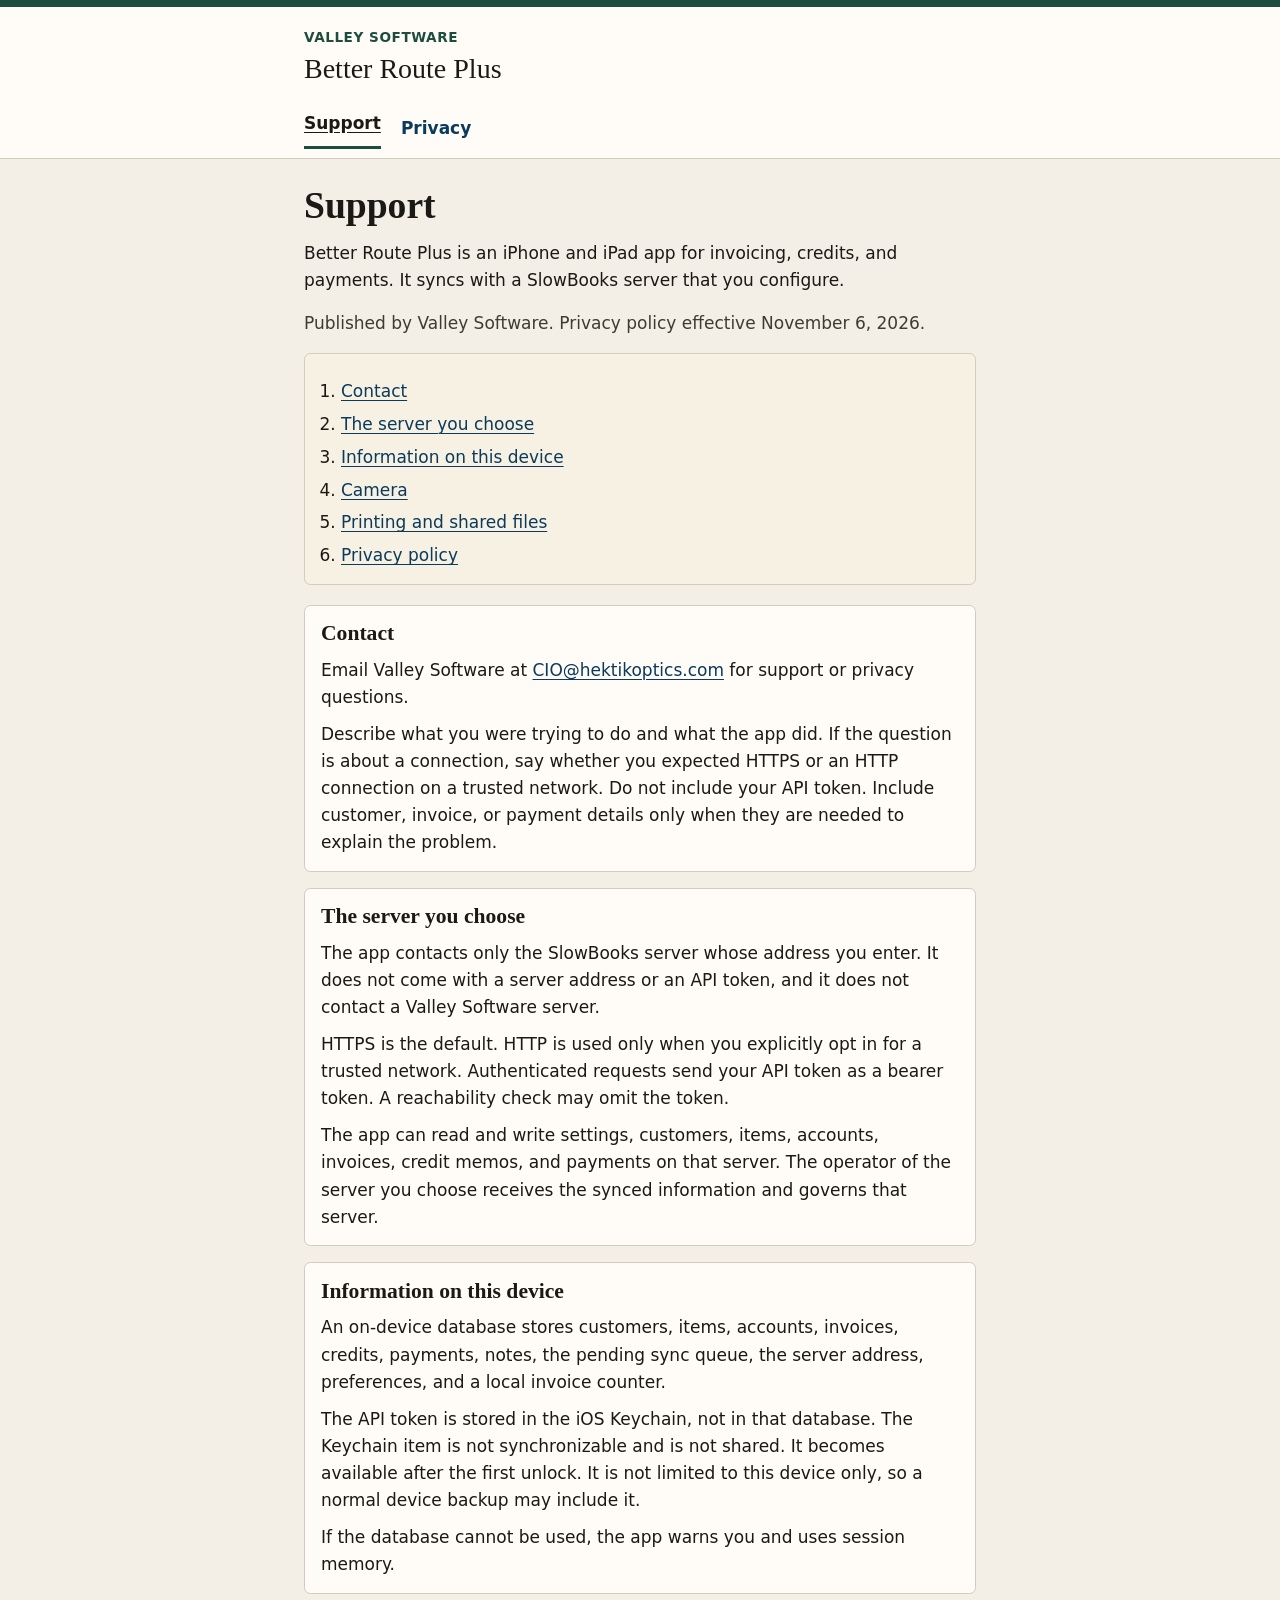
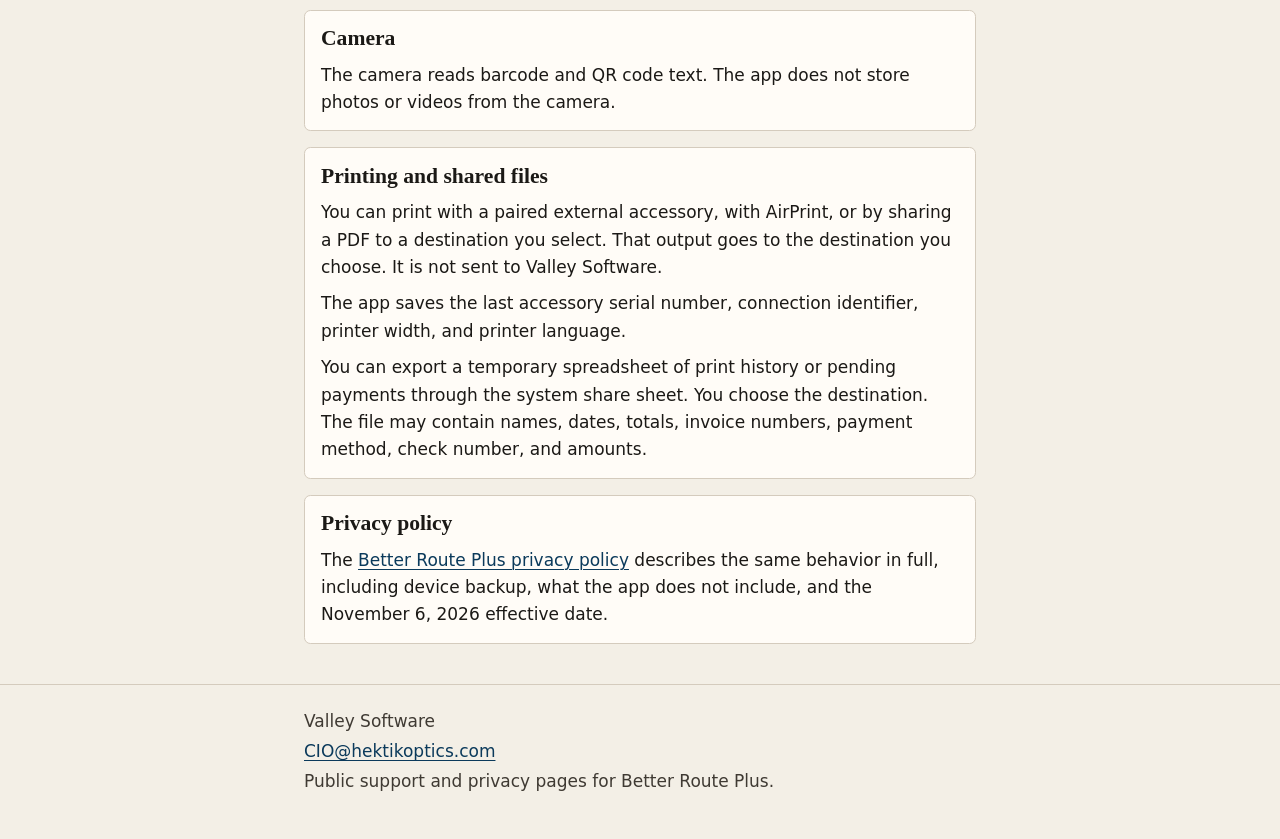
<file: index.html>
<!DOCTYPE html>
<html lang="en">
<head>
  <meta charset="utf-8">
  <meta name="viewport" content="width=device-width, initial-scale=1">
  <title>Better Route Plus support</title>
  <meta name="description" content="Support for Better Route Plus, an iPhone and iPad app for invoicing, credits, and payments from Valley Software.">
  <link rel="stylesheet" href="styles.css">
</head>
<body>
  <a class="skip" href="#content">Skip to content</a>
  <header class="site-header">
    <div class="wrap header-inner">
      <p class="publisher"><a href="index.html">Valley Software</a></p>
      <p class="product">Better Route Plus</p>
      <nav class="site-nav" aria-label="Pages">
        <ul>
          <li><a href="index.html" aria-current="page">Support</a></li>
          <li><a href="privacy.html">Privacy</a></li>
        </ul>
      </nav>
    </div>
  </header>
  <main id="content" class="wrap">
    <h1>Support</h1>
    <p class="lede">Better Route Plus is an iPhone and iPad app for invoicing, credits, and payments. It syncs with a SlowBooks server that you configure.</p>
    <p class="meta">Published by Valley Software. Privacy policy effective November 6, 2026.</p>

    <nav class="note toc" aria-label="On this page">
      <ol>
        <li><a href="#contact">Contact</a></li>
        <li><a href="#server">The server you choose</a></li>
        <li><a href="#device">Information on this device</a></li>
        <li><a href="#camera">Camera</a></li>
        <li><a href="#printing">Printing and shared files</a></li>
        <li><a href="#privacy">Privacy policy</a></li>
      </ol>
    </nav>

    <section id="contact" aria-labelledby="contact-heading">
      <h2 id="contact-heading">Contact</h2>
      <p>Email Valley Software at <a href="mailto:CIO@hektikoptics.com">CIO@hektikoptics.com</a> for support or privacy questions.</p>
      <p>Describe what you were trying to do and what the app did. If the question is about a connection, say whether you expected HTTPS or an HTTP connection on a trusted network. Do not include your API token. Include customer, invoice, or payment details only when they are needed to explain the problem.</p>
    </section>

    <section id="server" aria-labelledby="server-heading">
      <h2 id="server-heading">The server you choose</h2>
      <p>The app contacts only the SlowBooks server whose address you enter. It does not come with a server address or an API token, and it does not contact a Valley Software server.</p>
      <p>HTTPS is the default. HTTP is used only when you explicitly opt in for a trusted network. Authenticated requests send your API token as a bearer token. A reachability check may omit the token.</p>
      <p>The app can read and write settings, customers, items, accounts, invoices, credit memos, and payments on that server. The operator of the server you choose receives the synced information and governs that server.</p>
    </section>

    <section id="device" aria-labelledby="device-heading">
      <h2 id="device-heading">Information on this device</h2>
      <p>An on-device database stores customers, items, accounts, invoices, credits, payments, notes, the pending sync queue, the server address, preferences, and a local invoice counter.</p>
      <p>The API token is stored in the iOS Keychain, not in that database. The Keychain item is not synchronizable and is not shared. It becomes available after the first unlock. It is not limited to this device only, so a normal device backup may include it.</p>
      <p>If the database cannot be used, the app warns you and uses session memory.</p>
    </section>

    <section id="camera" aria-labelledby="camera-heading">
      <h2 id="camera-heading">Camera</h2>
      <p>The camera reads barcode and QR code text. The app does not store photos or videos from the camera.</p>
    </section>

    <section id="printing" aria-labelledby="printing-heading">
      <h2 id="printing-heading">Printing and shared files</h2>
      <p>You can print with a paired external accessory, with AirPrint, or by sharing a PDF to a destination you select. That output goes to the destination you choose. It is not sent to Valley Software.</p>
      <p>The app saves the last accessory serial number, connection identifier, printer width, and printer language.</p>
      <p>You can export a temporary spreadsheet of print history or pending payments through the system share sheet. You choose the destination. The file may contain names, dates, totals, invoice numbers, payment method, check number, and amounts.</p>
    </section>

    <section id="privacy" aria-labelledby="privacy-heading">
      <h2 id="privacy-heading">Privacy policy</h2>
      <p>The <a href="privacy.html">Better Route Plus privacy policy</a> describes the same behavior in full, including device backup, what the app does not include, and the November 6, 2026 effective date.</p>
    </section>
  </main>
  <footer class="site-footer">
    <div class="wrap">
      <p>Valley Software</p>
      <p><a href="mailto:CIO@hektikoptics.com">CIO@hektikoptics.com</a></p>
      <p>Public support and privacy pages for Better Route Plus.</p>
    </div>
  </footer>
</body>
</html>
</file>
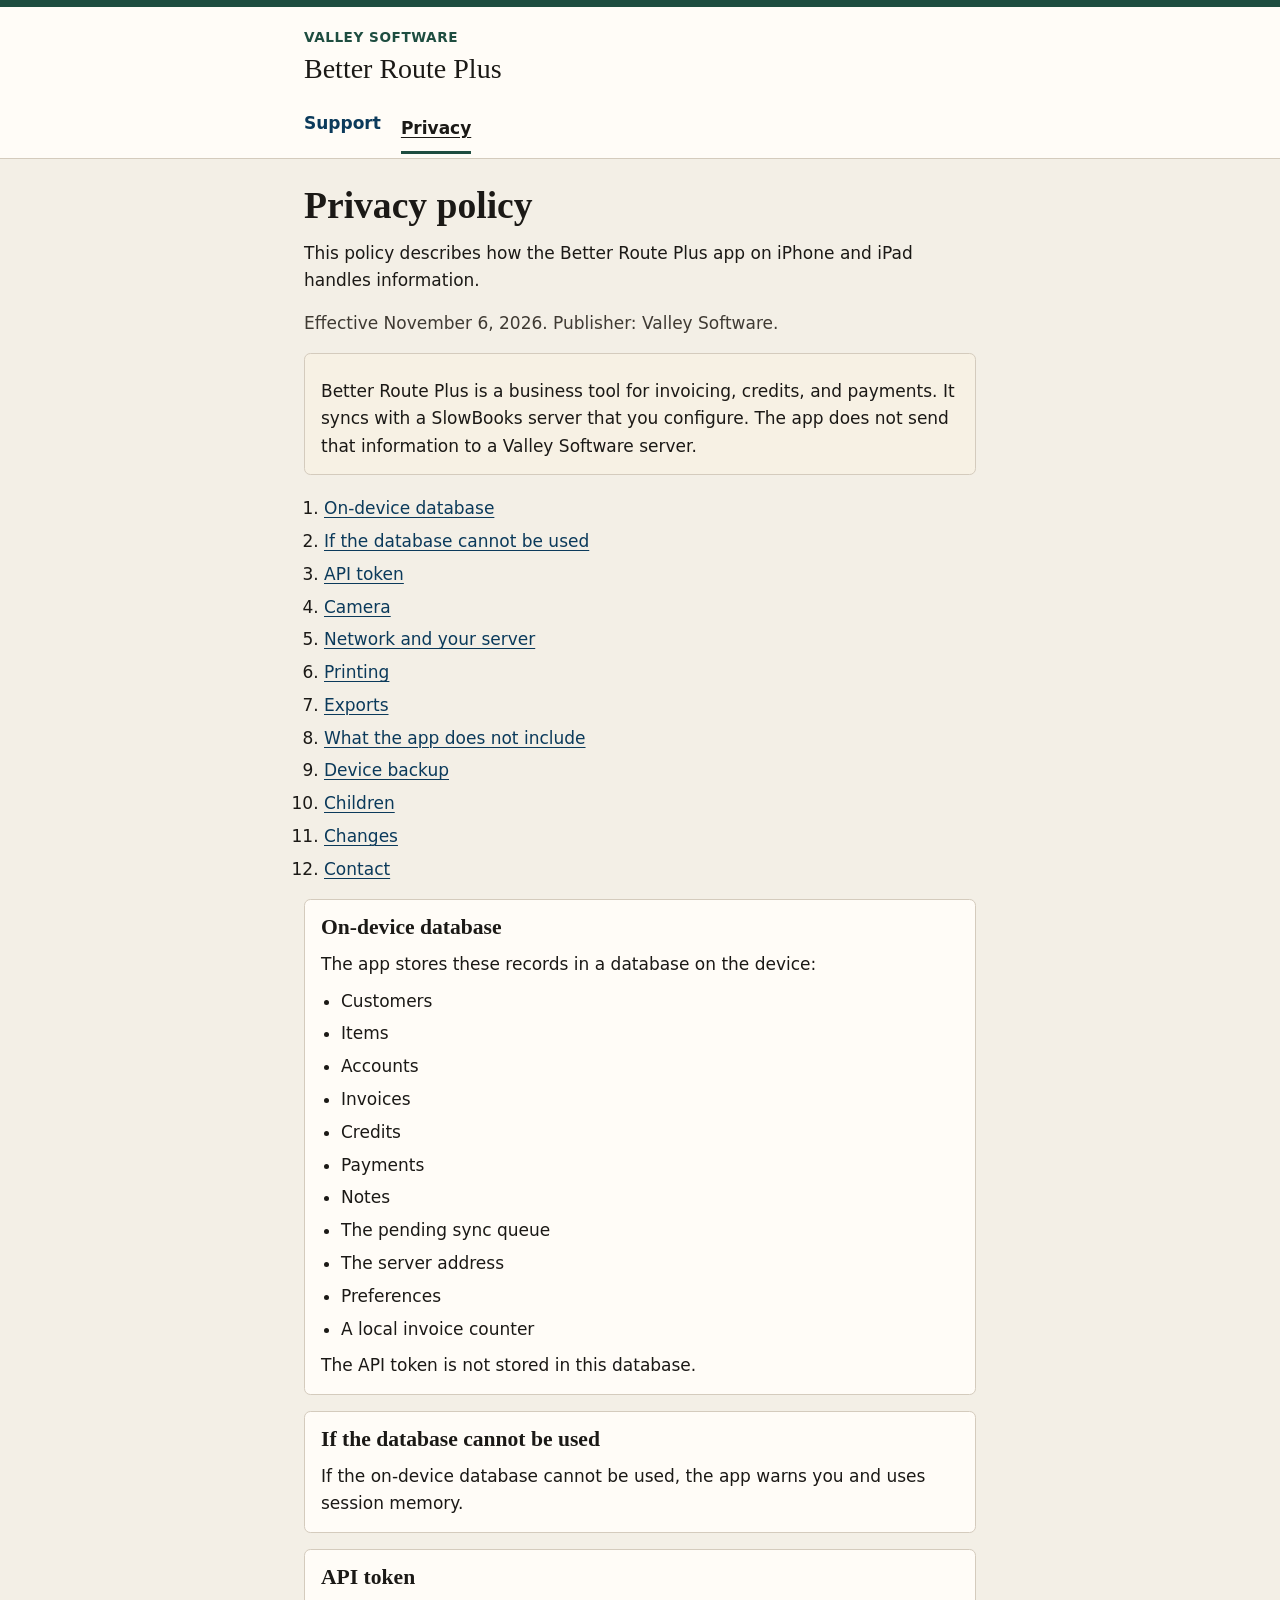
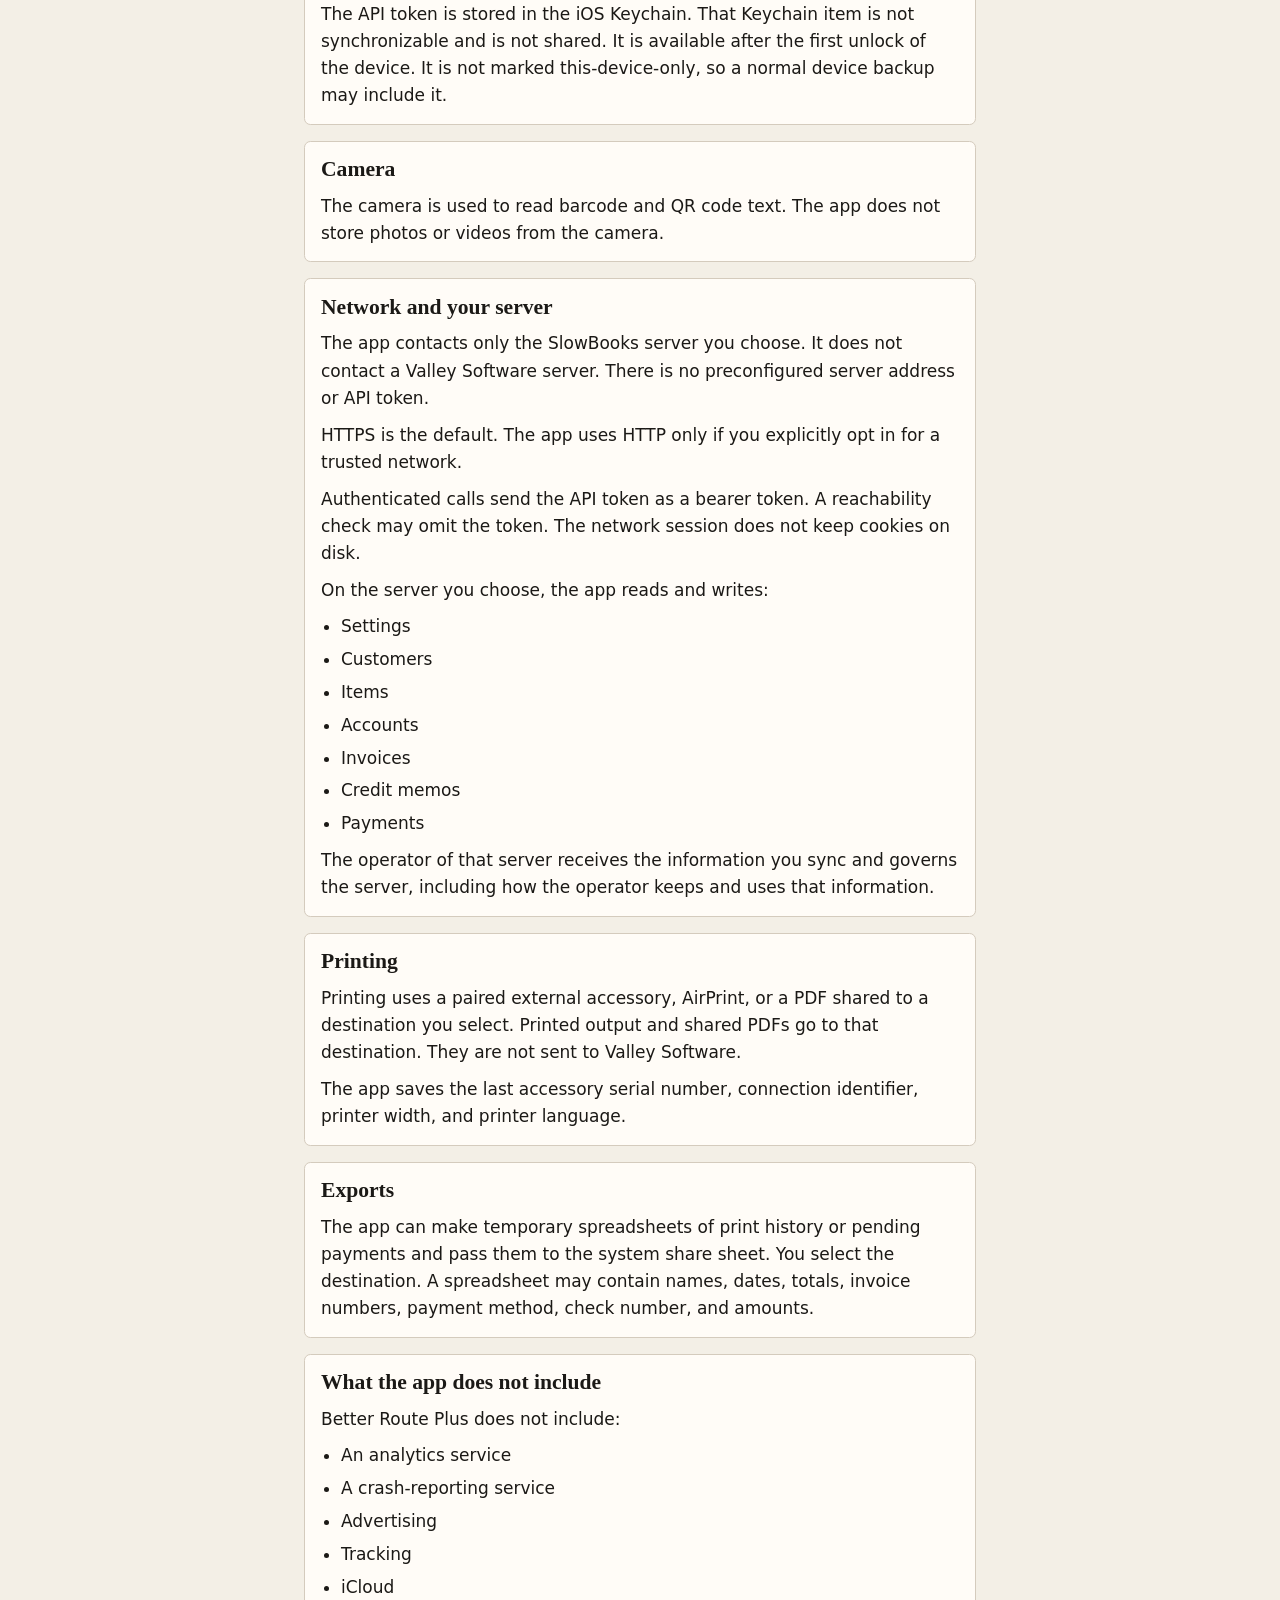
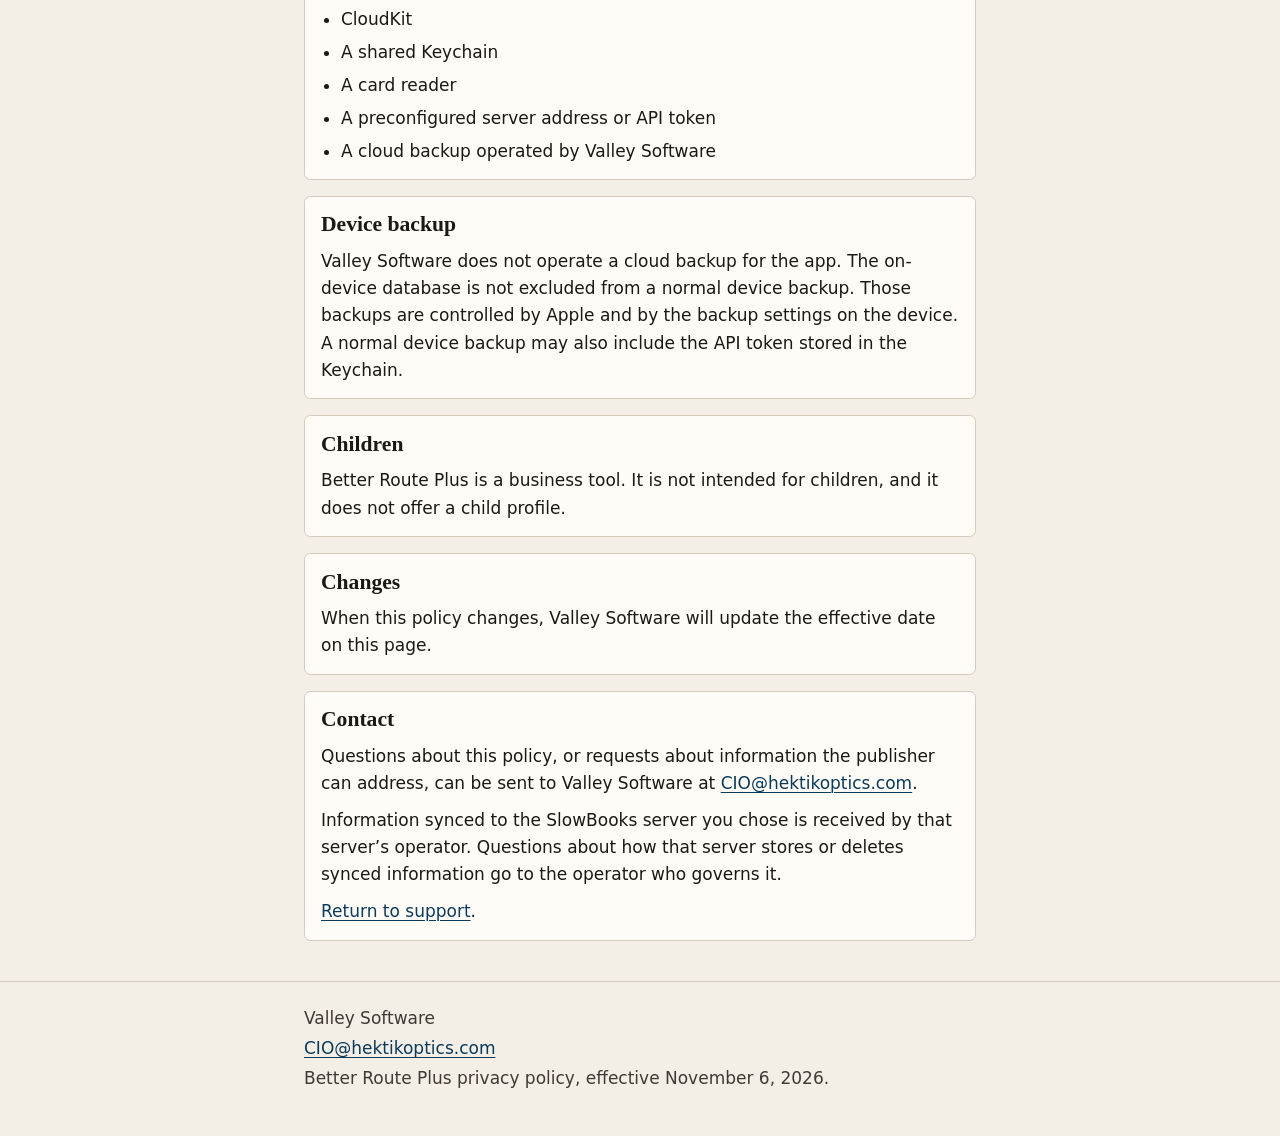
<file: privacy.html>
<!DOCTYPE html>
<html lang="en">
<head>
  <meta charset="utf-8">
  <meta name="viewport" content="width=device-width, initial-scale=1">
  <title>Better Route Plus privacy policy</title>
  <meta name="description" content="Privacy policy for Better Route Plus, published by Valley Software. Effective November 6, 2026.">
  <link rel="stylesheet" href="styles.css">
</head>
<body>
  <a class="skip" href="#content">Skip to content</a>
  <header class="site-header">
    <div class="wrap header-inner">
      <p class="publisher"><a href="index.html">Valley Software</a></p>
      <p class="product">Better Route Plus</p>
      <nav class="site-nav" aria-label="Pages">
        <ul>
          <li><a href="index.html">Support</a></li>
          <li><a href="privacy.html" aria-current="page">Privacy</a></li>
        </ul>
      </nav>
    </div>
  </header>
  <main id="content" class="wrap">
    <h1>Privacy policy</h1>
    <p class="lede">This policy describes how the Better Route Plus app on iPhone and iPad handles information.</p>
    <p class="meta">Effective November 6, 2026. Publisher: Valley Software.</p>

    <div class="note">
      <p>Better Route Plus is a business tool for invoicing, credits, and payments. It syncs with a SlowBooks server that you configure. The app does not send that information to a Valley Software server.</p>
    </div>

    <nav class="toc" aria-label="On this page">
      <ol>
        <li><a href="#device">On-device database</a></li>
        <li><a href="#database-failure">If the database cannot be used</a></li>
        <li><a href="#token">API token</a></li>
        <li><a href="#camera">Camera</a></li>
        <li><a href="#network">Network and your server</a></li>
        <li><a href="#printing">Printing</a></li>
        <li><a href="#exports">Exports</a></li>
        <li><a href="#not-included">What the app does not include</a></li>
        <li><a href="#backup">Device backup</a></li>
        <li><a href="#children">Children</a></li>
        <li><a href="#changes">Changes</a></li>
        <li><a href="#contact">Contact</a></li>
      </ol>
    </nav>

    <section id="device" aria-labelledby="device-heading">
      <h2 id="device-heading">On-device database</h2>
      <p>The app stores these records in a database on the device:</p>
      <ul>
        <li>Customers</li>
        <li>Items</li>
        <li>Accounts</li>
        <li>Invoices</li>
        <li>Credits</li>
        <li>Payments</li>
        <li>Notes</li>
        <li>The pending sync queue</li>
        <li>The server address</li>
        <li>Preferences</li>
        <li>A local invoice counter</li>
      </ul>
      <p>The API token is not stored in this database.</p>
    </section>

    <section id="database-failure" aria-labelledby="database-failure-heading">
      <h2 id="database-failure-heading">If the database cannot be used</h2>
      <p>If the on-device database cannot be used, the app warns you and uses session memory.</p>
    </section>

    <section id="token" aria-labelledby="token-heading">
      <h2 id="token-heading">API token</h2>
      <p>The API token is stored in the iOS Keychain. That Keychain item is not synchronizable and is not shared. It is available after the first unlock of the device. It is not marked this-device-only, so a normal device backup may include it.</p>
    </section>

    <section id="camera" aria-labelledby="camera-heading">
      <h2 id="camera-heading">Camera</h2>
      <p>The camera is used to read barcode and QR code text. The app does not store photos or videos from the camera.</p>
    </section>

    <section id="network" aria-labelledby="network-heading">
      <h2 id="network-heading">Network and your server</h2>
      <p>The app contacts only the SlowBooks server you choose. It does not contact a Valley Software server. There is no preconfigured server address or API token.</p>
      <p>HTTPS is the default. The app uses HTTP only if you explicitly opt in for a trusted network.</p>
      <p>Authenticated calls send the API token as a bearer token. A reachability check may omit the token. The network session does not keep cookies on disk.</p>
      <p>On the server you choose, the app reads and writes:</p>
      <ul>
        <li>Settings</li>
        <li>Customers</li>
        <li>Items</li>
        <li>Accounts</li>
        <li>Invoices</li>
        <li>Credit memos</li>
        <li>Payments</li>
      </ul>
      <p>The operator of that server receives the information you sync and governs the server, including how the operator keeps and uses that information.</p>
    </section>

    <section id="printing" aria-labelledby="printing-heading">
      <h2 id="printing-heading">Printing</h2>
      <p>Printing uses a paired external accessory, AirPrint, or a PDF shared to a destination you select. Printed output and shared PDFs go to that destination. They are not sent to Valley Software.</p>
      <p>The app saves the last accessory serial number, connection identifier, printer width, and printer language.</p>
    </section>

    <section id="exports" aria-labelledby="exports-heading">
      <h2 id="exports-heading">Exports</h2>
      <p>The app can make temporary spreadsheets of print history or pending payments and pass them to the system share sheet. You select the destination. A spreadsheet may contain names, dates, totals, invoice numbers, payment method, check number, and amounts.</p>
    </section>

    <section id="not-included" aria-labelledby="not-included-heading">
      <h2 id="not-included-heading">What the app does not include</h2>
      <p>Better Route Plus does not include:</p>
      <ul>
        <li>An analytics service</li>
        <li>A crash-reporting service</li>
        <li>Advertising</li>
        <li>Tracking</li>
        <li>iCloud</li>
        <li>CloudKit</li>
        <li>A shared Keychain</li>
        <li>A card reader</li>
        <li>A preconfigured server address or API token</li>
        <li>A cloud backup operated by Valley Software</li>
      </ul>
    </section>

    <section id="backup" aria-labelledby="backup-heading">
      <h2 id="backup-heading">Device backup</h2>
      <p>Valley Software does not operate a cloud backup for the app. The on-device database is not excluded from a normal device backup. Those backups are controlled by Apple and by the backup settings on the device. A normal device backup may also include the API token stored in the Keychain.</p>
    </section>

    <section id="children" aria-labelledby="children-heading">
      <h2 id="children-heading">Children</h2>
      <p>Better Route Plus is a business tool. It is not intended for children, and it does not offer a child profile.</p>
    </section>

    <section id="changes" aria-labelledby="changes-heading">
      <h2 id="changes-heading">Changes</h2>
      <p>When this policy changes, Valley Software will update the effective date on this page.</p>
    </section>

    <section id="contact" aria-labelledby="contact-heading">
      <h2 id="contact-heading">Contact</h2>
      <p>Questions about this policy, or requests about information the publisher can address, can be sent to Valley Software at <a href="mailto:CIO@hektikoptics.com">CIO@hektikoptics.com</a>.</p>
      <p>Information synced to the SlowBooks server you chose is received by that server’s operator. Questions about how that server stores or deletes synced information go to the operator who governs it.</p>
      <p><a href="index.html">Return to support</a>.</p>
    </section>
  </main>
  <footer class="site-footer">
    <div class="wrap">
      <p>Valley Software</p>
      <p><a href="mailto:CIO@hektikoptics.com">CIO@hektikoptics.com</a></p>
      <p>Better Route Plus privacy policy, effective November 6, 2026.</p>
    </div>
  </footer>
</body>
</html>
</file>
<file: styles.css>
:root {
  --bg: #f3efe6;
  --ink: #1b1916;
  --muted: #3f3a33;
  --surface: #fffcf7;
  --line: #d4cbbd;
  --accent: #1e4d40;
  --link: #0b3a5b;
  --link-hover: #062436;
  --focus: #0b3a5b;
  --note: #f7f1e4;
  --max: 42rem;
  color-scheme: light;
}

@media (prefers-color-scheme: dark) {
  :root {
    --bg: #121614;
    --ink: #f4f0e8;
    --muted: #d4cdc2;
    --surface: #1c2320;
    --line: #3d4943;
    --accent: #b7d7c6;
    --link: #a9d4f2;
    --link-hover: #e5f4fc;
    --focus: #f4f0e8;
    --note: #2a261c;
    color-scheme: dark;
  }
}

*,
*::before,
*::after {
  box-sizing: border-box;
}

html {
  scroll-behavior: smooth;
}

@media (prefers-reduced-motion: reduce) {
  html {
    scroll-behavior: auto;
  }
}

body {
  margin: 0;
  background: var(--bg);
  color: var(--ink);
  font-family: "Segoe UI", system-ui, -apple-system, "Helvetica Neue", Arial, sans-serif;
  font-size: 1.0625rem;
  line-height: 1.6;
}

.skip {
  position: absolute;
  left: 0.75rem;
  top: 0.75rem;
  transform: translateY(-150%);
  background: var(--surface);
  color: var(--ink);
  border: 2px solid var(--focus);
  padding: 0.6rem 0.9rem;
  z-index: 2;
}

.skip:focus {
  transform: none;
}

.wrap {
  width: min(100% - 2rem, var(--max));
  margin-inline: auto;
}

.site-header {
  border-top: 0.45rem solid var(--accent);
  background: var(--surface);
  border-bottom: 1px solid var(--line);
}

.header-inner {
  padding: 1.25rem 0 0.25rem;
}

.publisher {
  margin: 0;
  color: var(--accent);
  font-size: 0.85rem;
  font-weight: 700;
  letter-spacing: 0.04em;
  text-transform: uppercase;
}

.publisher a {
  color: inherit;
  text-decoration: none;
}

.publisher a:hover {
  text-decoration: underline;
}

.product {
  margin: 0.2rem 0 0;
  font-family: Georgia, "Iowan Old Style", "Palatino Linotype", Palatino, serif;
  font-size: 1.75rem;
  line-height: 1.2;
}

.site-nav ul {
  display: flex;
  flex-wrap: wrap;
  gap: 0.4rem 1.25rem;
  list-style: none;
  margin: 0.85rem 0 0;
  padding: 0;
}

.site-nav a {
  display: inline-block;
  min-height: 2.75rem;
  padding: 0.65rem 0 0.55rem;
  color: var(--link);
  font-weight: 600;
  text-decoration: none;
  border-bottom: 3px solid transparent;
}

.site-nav a:hover {
  color: var(--link-hover);
  text-decoration: underline;
}

.site-nav a[aria-current="page"] {
  color: var(--ink);
  border-bottom-color: var(--accent);
  text-decoration: underline;
  text-underline-offset: 0.2rem;
}

main {
  padding: 1.5rem 0 2.5rem;
}

h1,
h2 {
  font-family: Georgia, "Iowan Old Style", "Palatino Linotype", Palatino, serif;
  line-height: 1.25;
  font-weight: 600;
}

h1 {
  margin: 0 0 0.6rem;
  font-size: clamp(1.8rem, 1.4rem + 1.5vw, 2.35rem);
}

h2 {
  margin: 2rem 0 0.55rem;
  font-size: 1.35rem;
}

.lede,
.meta {
  margin: 0 0 1rem;
}

.meta {
  color: var(--muted);
}

.note,
section {
  background: var(--surface);
  border: 1px solid var(--line);
  border-radius: 0.4rem;
  padding: 0.9rem 1rem;
}

.note {
  background: var(--note);
  margin: 0 0 1.25rem;
}

section {
  margin-top: 1rem;
}

section h2:first-child {
  margin-top: 0;
}

p,
ul,
ol {
  margin: 0.6rem 0 0;
}

ul,
ol {
  padding-left: 1.25rem;
}

li + li {
  margin-top: 0.35rem;
}

a {
  color: var(--link);
  text-decoration-thickness: 1px;
  text-underline-offset: 0.15em;
}

a:hover {
  color: var(--link-hover);
}

.toc ol {
  margin-bottom: 0;
}

:focus {
  outline: none;
}

:focus-visible {
  outline: 3px solid var(--focus);
  outline-offset: 3px;
}

.site-footer {
  border-top: 1px solid var(--line);
  padding: 1.25rem 0 2.5rem;
  color: var(--muted);
}

.site-footer p {
  margin: 0.2rem 0;
}

@media (max-width: 32rem) {
  .wrap {
    width: min(100% - 1.5rem, var(--max));
  }

  .product {
    font-size: 1.5rem;
  }
}

@media (forced-colors: active) {
  .site-header,
  .note,
  section {
    border: 1px solid CanvasText;
  }

  :focus-visible {
    outline: 3px solid CanvasText;
  }
}

@media print {
  body {
    background: #fff;
    color: #000;
    font-size: 12pt;
  }

  .skip,
  .site-nav {
    display: none;
  }

  .site-header,
  .note,
  section,
  .site-footer {
    background: #fff;
    color: #000;
    border-color: #000;
  }

  a {
    color: #000;
  }

  a[href^="mailto:"]::after {
    content: " (" attr(href) ")";
  }
}
</file>
